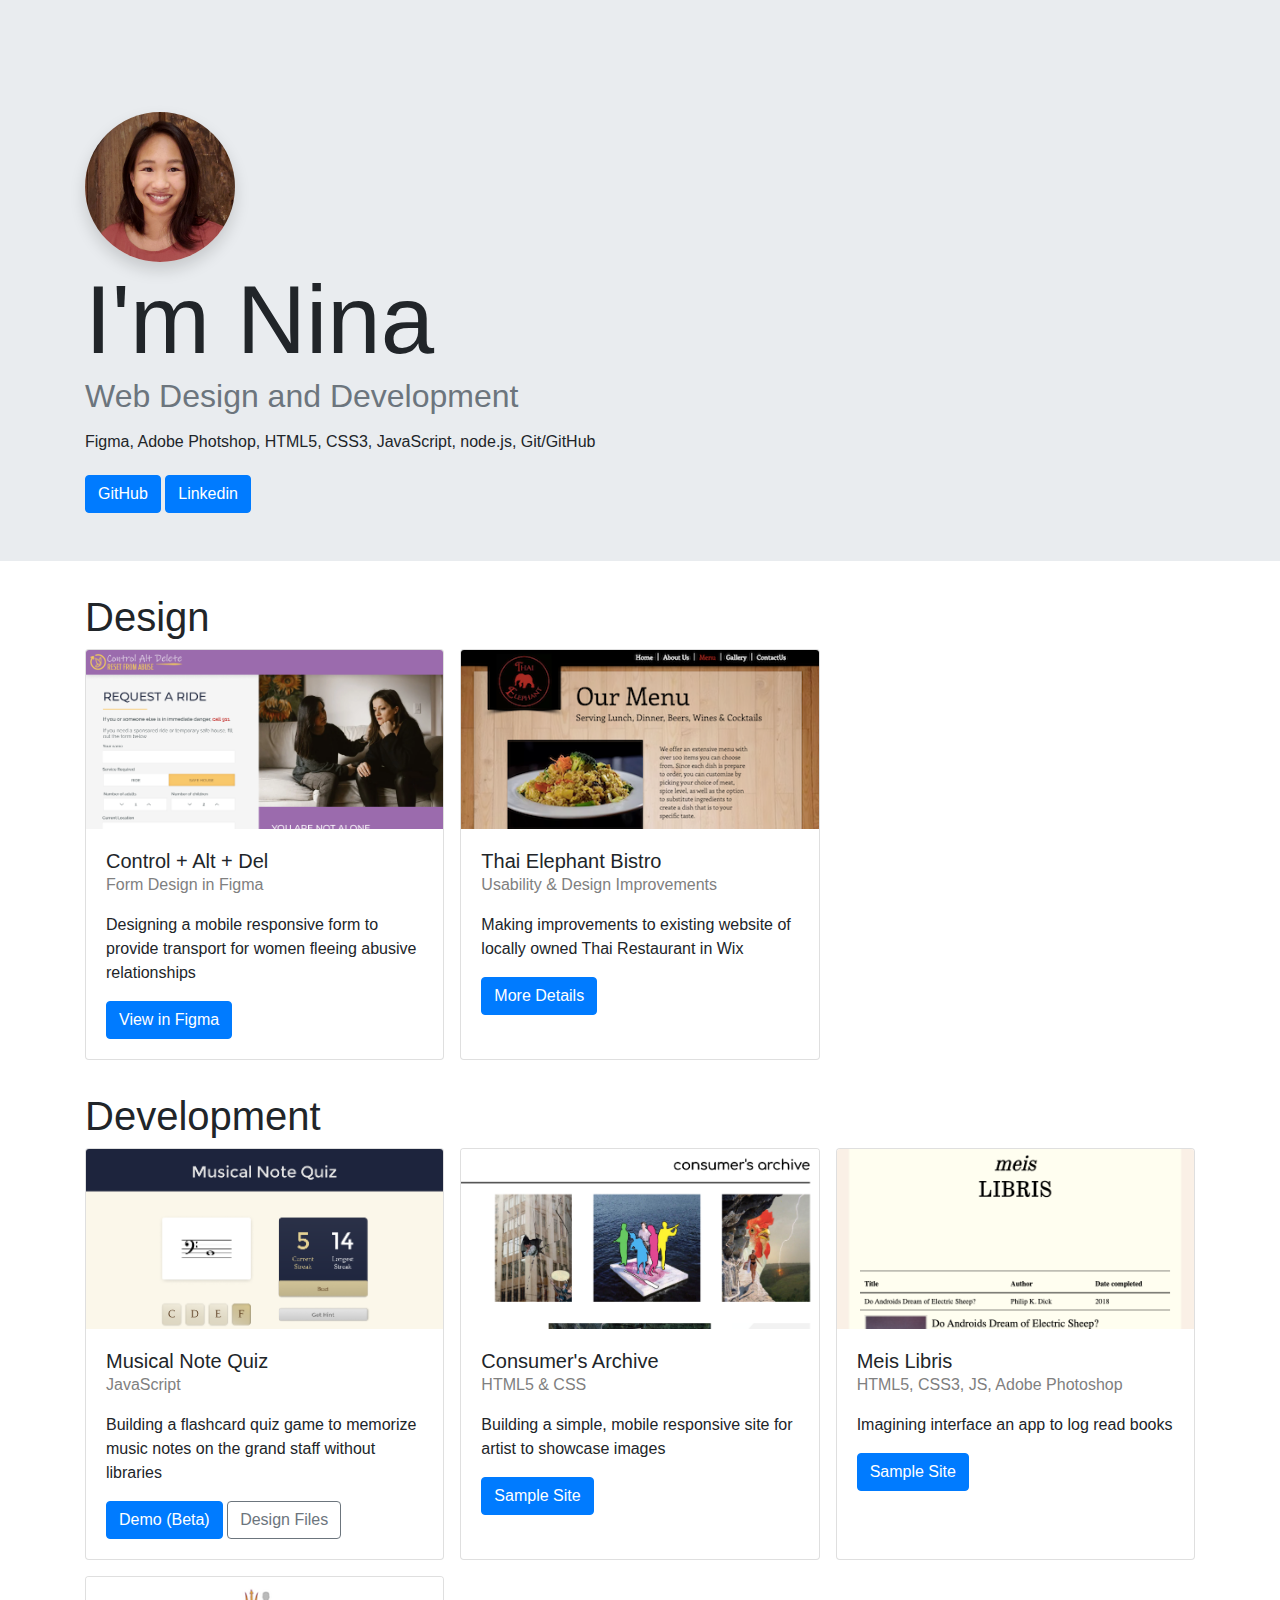
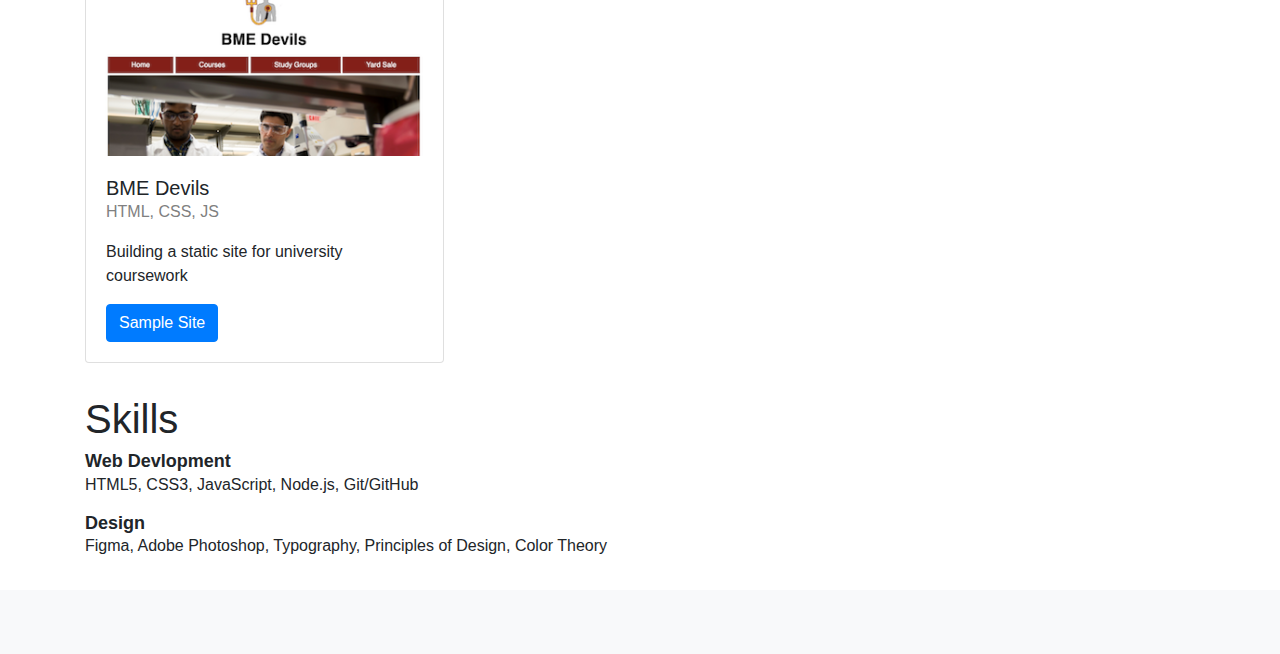
<file: index.html>
<!doctype html>
<html lang="en">
  <head>
    <!-- Required meta tags -->
    <meta charset="utf-8">
    <meta name="viewport" content="width=device-width, initial-scale=1, shrink-to-fit=no">


    <!-- Bootstrap CSS -->
    <link rel="stylesheet" href="https://stackpath.bootstrapcdn.com/bootstrap/4.5.2/css/bootstrap.min.css" integrity="sha384-JcKb8q3iqJ61gNV9KGb8thSsNjpSL0n8PARn9HuZOnIxN0hoP+VmmDGMN5t9UJ0Z" crossorigin="anonymous">
    <link rel="stylesheet" href="style.css";>

    <!-- Browser icon -->
    <link rel="icon" href="src/headshot_icon.png">

    <title>Nina Tran | Web Design and Development</title>
  </head>

  <body>

    <div class="jumbotron jumbotron-fluid">
        <div class="container">
            <img class="profile-pic shadow" src="src/nina-headshot.jpg" alt="Nina Tran headshot">
            <h1 class="display-1">I'm Nina</h1>
            <h2 class="text-secondary">Web Design and Development</h2>
            <h3>Figma, Adobe Photshop, HTML5, CSS3, JavaScript, node.js, Git/GitHub</h3>
            <!-- <a mailto="ninatran.az@gmail.com"><button id="contact-me" type="button" class="btn btn-primary" name="button">Email Me</button></a> -->
            <a href="https://github.com/ninatran" target="_blank"><button id="contact-me" type="button" class="btn btn-primary" name="button">GitHub</button></a>
            <a href="https://www.linkedin.com/in/nina-tran-378020147/" target="_blank"><button id="contact-me" type="button" class="btn btn-primary" name="button">Linkedin</button></a>
        </div>
    </div>



    <div id="projects" class="container">

        <div class="" style="margin-bottom:2rem;">
            <h1> Design </h1>
            <div class="card-container">

                <div class="card">
                    <a href="https://www.figma.com/file/VB0dtglBHYJkajDhmxhY8T/Control-Alt-Delete?node-id=0%3A1" target="_blank">
                      <img src="src/ctrl-alt-del.png" class="card-img-top" alt="website preview">
                    </a>
                      <div class="card-body">
                        <a href="https://www.figma.com/file/VB0dtglBHYJkajDhmxhY8T/Control-Alt-Delete?node-id=0%3A1"target="_blank">
                            <h5 class="card-title">Control + Alt + Del</h5>
                        </a>
                        <p class="card-text">Form Design in Figma</p>
                        <p class="skills">Designing a mobile responsive form to provide transport for women fleeing abusive relationships</p>
                        <div class="buttons">
                            <a href="https://www.figma.com/file/VB0dtglBHYJkajDhmxhY8T/Control-Alt-Delete?node-id=0%3A1" target="_blank"class="btn btn-primary">View in Figma</a>
                        </div>


                      </div>
                </div>

                <div class="card">
                    <a href="thai-elephant.html#thai-elephant" target="_self">
                      <img src="src/thai-elephant.png" class="card-img-top" alt="website preview">
                    </a>
                      <div class="card-body">
                        <a href="thai-elephant.html#thai-elephant"target="_self">
                            <h5 class="card-title">Thai Elephant Bistro</h5>
                        </a>
                        <p class="card-text">Usability & Design Improvements</p>
                        <p class="skills">Making improvements to existing website of locally owned Thai Restaurant in Wix</p>
                        <div class="buttons">
                            <a href="thai-elephant.html#thai-elephant" target="_self"class="btn btn-primary">More Details</a>
                        </div>
                      </div>
                </div>

            </div>
        </div>

        <div class="">
            <h1>Development</h1>

            <div class="card-container">
                <div class="card">
                    <a href="learnnotes/index.html" target="_blank">
                      <img src="src/musical-note-quiz.png" class="card-img-top" alt="website preview">
                    </a>
                      <div class="card-body">
                        <a href="learnnotes/index.html" target="_blank">
                            <h5 class="card-title">Musical Note Quiz</h5>
                        </a>
                        <p class="card-text">JavaScript</p>
                        <p class="skills">Building a flashcard quiz game to memorize music notes on the grand staff without libraries</p>

                        <div class="buttons">
                            <a href="learnnotes/index.html" target="_blank" class="btn btn-primary">Demo (Beta)</a>
                            <a href="https://www.figma.com/file/9zMqSJcnP8hl8o3zcD9QE2/Musical_Note_Quiz" target="_blank" class="btn btn-outline-secondary">Design Files</a>
                        </div>
                      </div>
                </div>

                <div class="card" >
                  <a href="collagegallery/index.html"target="_blank">
                    <img src="src/gallery.png" class="card-img-top" alt="website preview">
                  </a>
                    <div class="card-body">
                      <a href="collagegallery/index.html" target="_blank">
                          <h5 class="card-title">Consumer's Archive</h5>
                      </a>
                      <p class="card-text">HTML5 & CSS</p>
                      <p class="skills">Building a simple, mobile responsive site for artist to showcase images </p>
                      <div class="buttons">
                          <a href="collagegallery/index.html"target="_blank" class="btn btn-primary">Sample Site</a>
                      </div>
                    </div>
              </div>

              <div class="card">
                  <a href="meislibris/index.html" target="_blank">
                    <img src="src/meis-libris.png" class="card-img-top" alt="website preview">
                  </a>
                    <div class="card-body">
                      <a href="meislibris/index.html" target="_blank">
                          <h5 class="card-title">Meis Libris</h5>
                      </a>
                      <p class="card-text">HTML5, CSS3, JS, Adobe Photoshop</p>
                      <p class="skills">Imagining interface an app to log read books</p>
                      <div class="buttons">
                          <a href="meislibris/index.html" target="_blank" class="btn btn-primary">Sample Site</a>
                      </div>
                    </div>
              </div>

              <div class="card">
                  <a href="bmedevils/index.html"target="_blank">
                    <img src="src/bme-devils.png" class="card-img-top" alt="website preview">
                  </a>
                    <div class="card-body">
                      <a href="bmedevils/index.html"target="_blank">
                          <h5 class="card-title">BME Devils</h5>
                      </a>
                      <p class="card-text">HTML, CSS, JS</p>
                      <p class="skills">Building a static site for university coursework</p>
                      <div class="buttons">
                          <a href="bmedevils/index.html"target="_blank" class="btn btn-primary">Sample Site</a>
                      </div>
                    </div>
              </div>


            </div>


        </div>





    </div>

    <div class="container">
        <h1>Skills</h1>
        <div class="">
            <h2 class="category">Web Devlopment</h2>
            <p>HTML5, CSS3, JavaScript, Node.js, Git/GitHub</p>
            <h2 class="category">Design</h2>
            <p>Figma, Adobe Photoshop, Typography, Principles of Design, Color Theory</p>
            <!-- <h2 class="category">Software Engineering</h2>
            <p>Data Structures and Algorithms, Java, Git</p> -->
        </div>

    </div>

    <footer class="bg-light">
     
      <a href=""></a>
      <a href=""></a>
  
    </footer>


    <!-- Optional JavaScript -->
    <!-- jQuery first, then Popper.js, then Bootstrap JS -->
    <script src="https://code.jquery.com/jquery-3.5.1.slim.min.js" integrity="sha384-DfXdz2htPH0lsSSs5nCTpuj/zy4C+OGpamoFVy38MVBnE+IbbVYUew+OrCXaRkfj" crossorigin="anonymous"></script>
    <script src="https://cdn.jsdelivr.net/npm/popper.js@1.16.1/dist/umd/popper.min.js" integrity="sha384-9/reFTGAW83EW2RDu2S0VKaIzap3H66lZH81PoYlFhbGU+6BZp6G7niu735Sk7lN" crossorigin="anonymous"></script>
    <script src="https://stackpath.bootstrapcdn.com/bootstrap/4.5.2/js/bootstrap.min.js" integrity="sha384-B4gt1jrGC7Jh4AgTPSdUtOBvfO8shuf57BaghqFfPlYxofvL8/KUEfYiJOMMV+rV" crossorigin="anonymous"></script>
  </body>
</html>
</file>
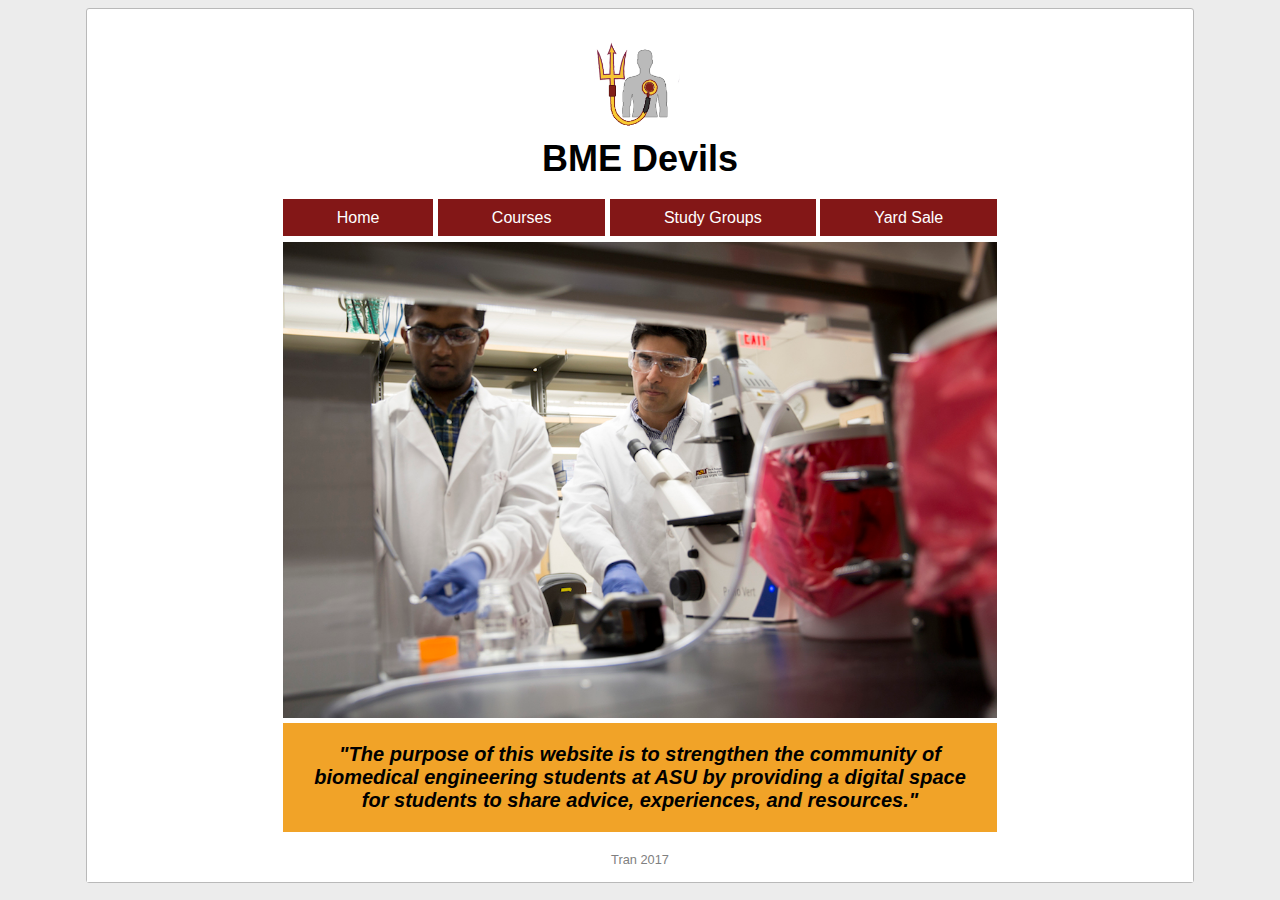
<file: bmedevils/index.html>
<!DOCTYPE html>
<html lang = "en">

<head>
	<title>BME Devils| Home</title>
	<meta name="description" content="A place for ASU BME students to find study groups, share information, and sell used school supplies.">
	<meta name="keywords" content="asu,bme,students,study,engineering,biomedical">
	<link rel="stylesheet" href="styles.css">
</head>

<body>
	<div id="wrapper">
	<div id="logo">
		<img src="media/logo.png" alt="logo" width="100" height="100">
	</div>
	<h1><a href="index.html">BME Devils</a></h1>
	
	<nav>
		<a href="index.html"><div class="link">Home</div></a>

		<div class="dropdown">
			<a href="courses.html"><div class="link">Courses</div></a>
				<div class="dropdown-content" style="z-index:2">
					<a href="bme100.html">BME 100</a>
					<a href="bme200.html">BME 200</a>
				</div>
		</div>
		<div class="dropdown">
			<div class="link">Study Groups</div>
				<div class="dropdown-content" style="min-width:206px;z-index:2">
					<a href="groups.html">Find a study group</a>
					<a href="form.html">Create your own</a>
				</div>
		</div>
		<a href="yardsale.html"><div class="link">Yard Sale</div></a>
	</nav>
	


	<div id="cover">
	<a href="https://asunow.asu.edu/20151117-shedding-new-light-cancer-invasion">
		<img src="media/home.jpg" alt="Nikkah Labs">

	</a>
		<p id="caption">ASU bioengineering professor Mehdi Nikkhah, at right, is developing a novel platform to study the growth, migration and interactions of breast cancer cells and the surrounding connective tissue. Jessica Hochreiter, ASU</p>
	</div>

	

	<h3 id="mission"><i>&quot;The purpose of this website is to strengthen the community of biomedical engineering students at ASU by providing a digital space for students to share advice, experiences, and resources.&quot;</i></h3>

</body>

<footer>
	Tran 2017
</footer>

</div>

</html>
</file>
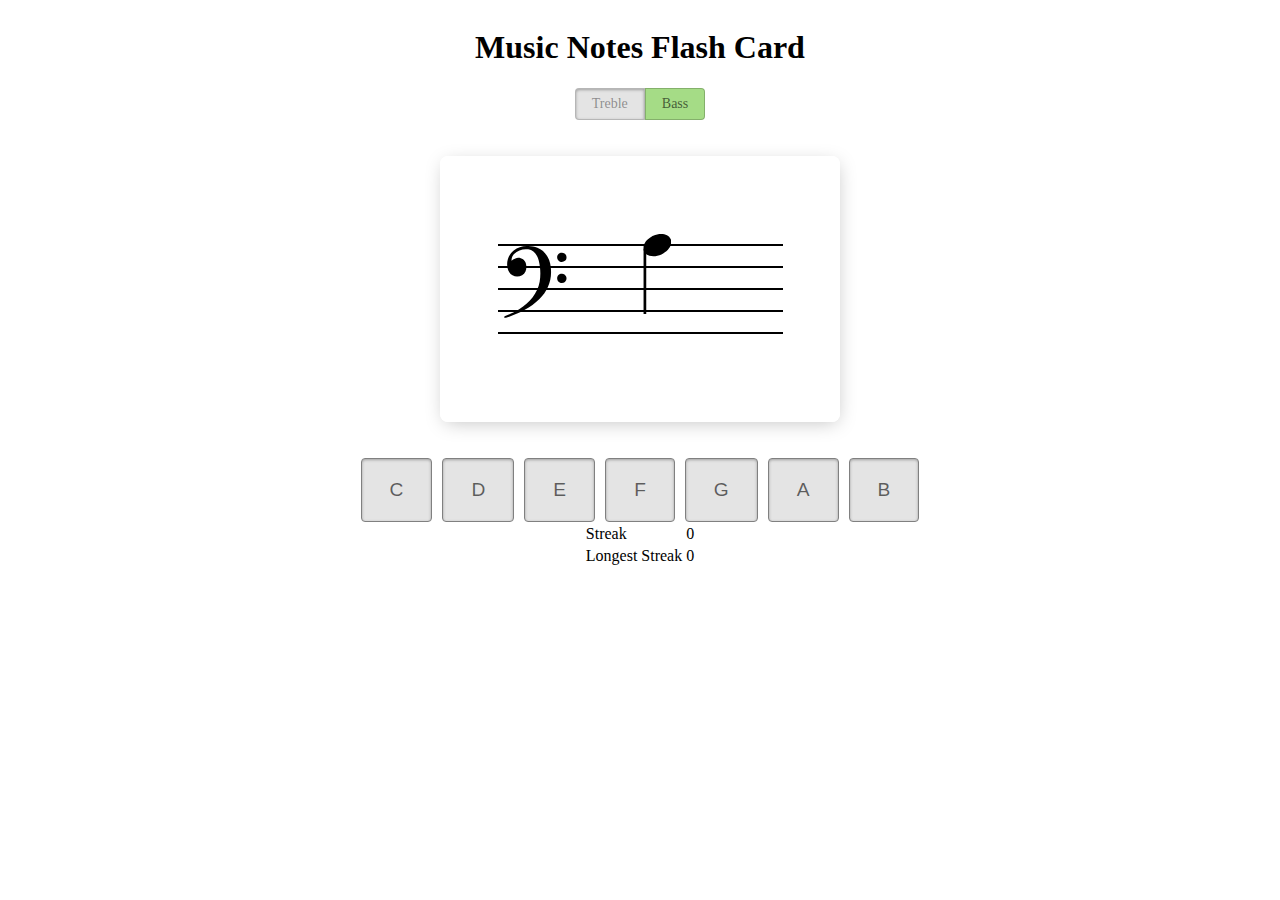
<file: learnnotes/index.html>
<!DOCTYPE html>
<html lang="en" dir="ltr">
    <head>
        <meta charset="utf-8">
        <title>Music Notes Quiz</title>
        <link rel="stylesheet" href="master.css">
    </head>
    <body>

        <h1>Music Notes Flash Card</h1>

        <div class="switch-field">
    		<input type="radio" id="radio-treble" name="clef-toggle" value="treble"/>
    		<label for="radio-treble">Treble</label>
    		<input type="radio" id="radio-bass" name="clef-toggle" value="bass" checked/>
    		<label for="radio-bass">Bass</label>
	    </div>

        <div class="flashcard">
            <div class="container">
                <div class="staff">
                    <div class="line"></div>
                    <div class="line"></div>
                    <div class="line"></div>
                    <div class="line"></div>
                    <div class="line"></div>
                </div>
                <!-- <div id="staff-extend" class="line staff-extend"></div> -->

                <img class="clef" src="src/bass-clef.svg" alt="clef">
                <img id="note" class="quarternote" src="src/quarter-note.svg" alt="quarter note">
            </div>
        </div>

        <div class="note-buttons">
            <button type="button" name="c">C</button>
            <button type="button" name="d">D</button>
            <button type="button" name="e">E</button>
            <button type="button" name="f">F</button>
            <button type="button" name="g">G</button>
            <button type="button" name="a">A</button>
            <button type="button" name="b">B</button>
        </div>

        <div id="score">
            <table>
                <tr>
                    <td>Streak</td>
                    <td id="streak"></td>
                </tr>
                <tr>
                    <td>Longest Streak</td>
                    <td id="longest-streak"></td>
                </tr>
            </table>
        </div>

        <script src="initializegame.js" charset="utf-8"></script>
    </body>
</html>
</file>
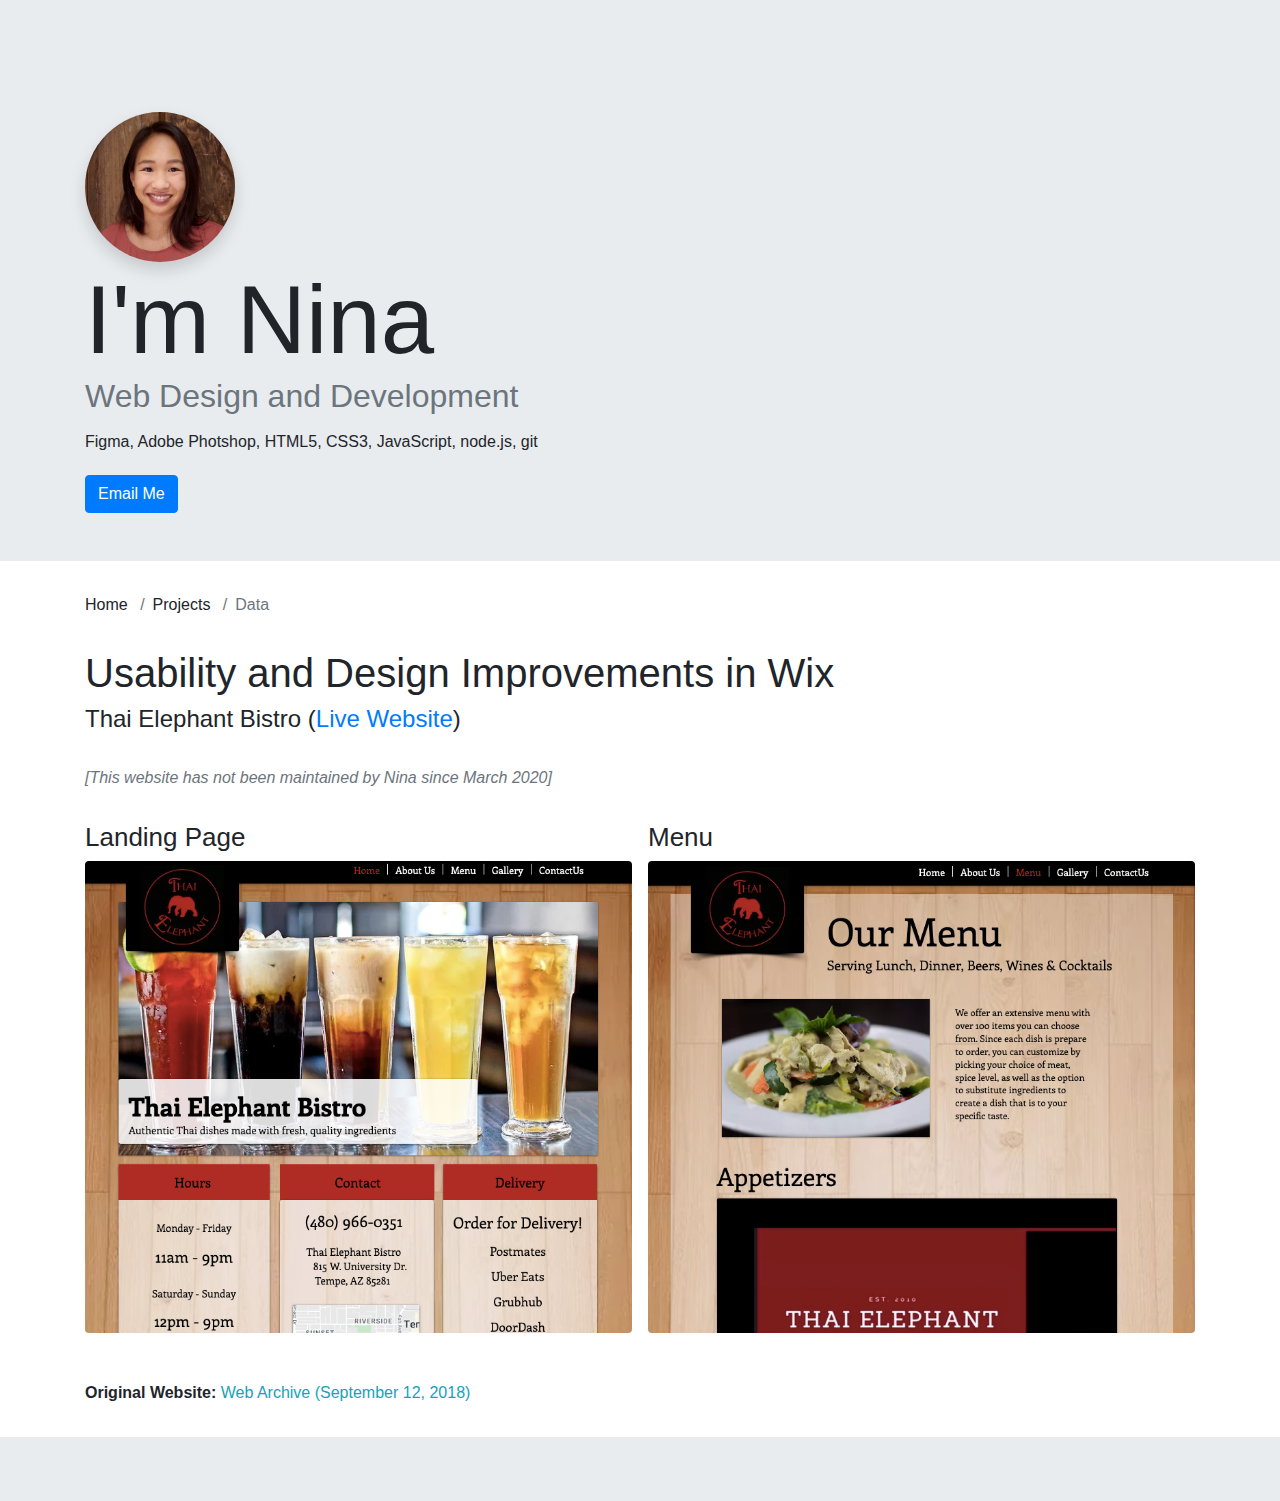
<file: thai-elephant.html>
<!doctype html>
<html lang="en">
  <head>
    <!-- Required meta tags -->
    <meta charset="utf-8">
    <meta name="viewport" content="width=device-width, initial-scale=1, shrink-to-fit=no">


    <!-- Bootstrap CSS -->
    <link rel="stylesheet" href="https://stackpath.bootstrapcdn.com/bootstrap/4.5.2/css/bootstrap.min.css" integrity="sha384-JcKb8q3iqJ61gNV9KGb8thSsNjpSL0n8PARn9HuZOnIxN0hoP+VmmDGMN5t9UJ0Z" crossorigin="anonymous">
    <link rel="stylesheet" href="style.css";>
    <link rel="stylesheet" href="project-page.css";>



    <title>Nina Tran | Web Design and Development</title>
  </head>

  <body>

    <div class="jumbotron jumbotron-fluid">
        <a href="index.html">
            <div class="container">
                <img class="profile-pic shadow" src="src/nina-headshot.jpg" alt="Nina Tran headshot">
                <h1 class="display-1">I'm Nina</h1>
                <h2 class="text-secondary">Web Design and Development</h2>
                <h3>Figma, Adobe Photshop, HTML5, CSS3, JavaScript, node.js, git</h3>
                <a mailto="ninatran.az@gmail.com"><button id="contact-me" type="button" class="btn btn-primary" name="button">Email Me</button></a>
            </div>
        </a>

    </div>


      <ol class="container">
        <li class="breadcrumb-item"><a href="index.html">Home</a></li>
        <li class="breadcrumb-item"><a href="index.html#projects">Projects</a></li>
        <li class="breadcrumb-item active" aria-current="page">Data</li>
      </ol>


    <div id="thai-elephant" class="container project-details">

        <h1> Usability and Design Improvements in Wix</h1>
        <h2 class="client">
            Thai Elephant Bistro (<a class="text-primary" href="https://thaielephantaz.wixsite.com/thaielephant" target="_blank">Live Website</a>)
        </h2>

        <div class="container">
            <span class="text-muted">[This website has not been maintained by Nina since March 2020]</span>
        </div>


        <div class="img-container">
            <figure class=figure>
                <h3>Landing Page</h3>
                <a href="src/thai-elephant-home.png">
                    <img class="rounded project-preview" src="src/thai-elephant-home.png" alt="Updated Restaurannt Home Page">
                </a>
                <figcaption class="figure-caption"></figcaption>
            </figure>
            <figure class=figure>
                <h3>Menu</h3>
                <a href="src/thai-elephant-menu.png">
                    <img class="rounded" src="src/thai-elephant-menu.png" alt="Updated Restaurannt Home Page">
                </a>

                <figcaption class="figure-caption"></figcaption>
            </figure>
        </div>

        <div class="container">
            <span style="font-weight:bold">Original Website:</span>
            <a class="text-info" href="https://web.archive.org/web/20180911211954/http://www.thaielephantaz.com/menu-c117t" target="_blank">Web Archive (September 12, 2018)</a>
        </div>


        <!-- https://web.archive.org/web/20180911211954/http://www.thaielephantaz.com/menu-c117t -->


    </div>

    <footer>

    </footer>



    <!-- Optional JavaScript -->
    <!-- jQuery first, then Popper.js, then Bootstrap JS -->
    <script src="https://code.jquery.com/jquery-3.5.1.slim.min.js" integrity="sha384-DfXdz2htPH0lsSSs5nCTpuj/zy4C+OGpamoFVy38MVBnE+IbbVYUew+OrCXaRkfj" crossorigin="anonymous"></script>
    <script src="https://cdn.jsdelivr.net/npm/popper.js@1.16.1/dist/umd/popper.min.js" integrity="sha384-9/reFTGAW83EW2RDu2S0VKaIzap3H66lZH81PoYlFhbGU+6BZp6G7niu735Sk7lN" crossorigin="anonymous"></script>
    <script src="https://stackpath.bootstrapcdn.com/bootstrap/4.5.2/js/bootstrap.min.js" integrity="sha384-B4gt1jrGC7Jh4AgTPSdUtOBvfO8shuf57BaghqFfPlYxofvL8/KUEfYiJOMMV+rV" crossorigin="anonymous"></script>
  </body>
</html>
</file>
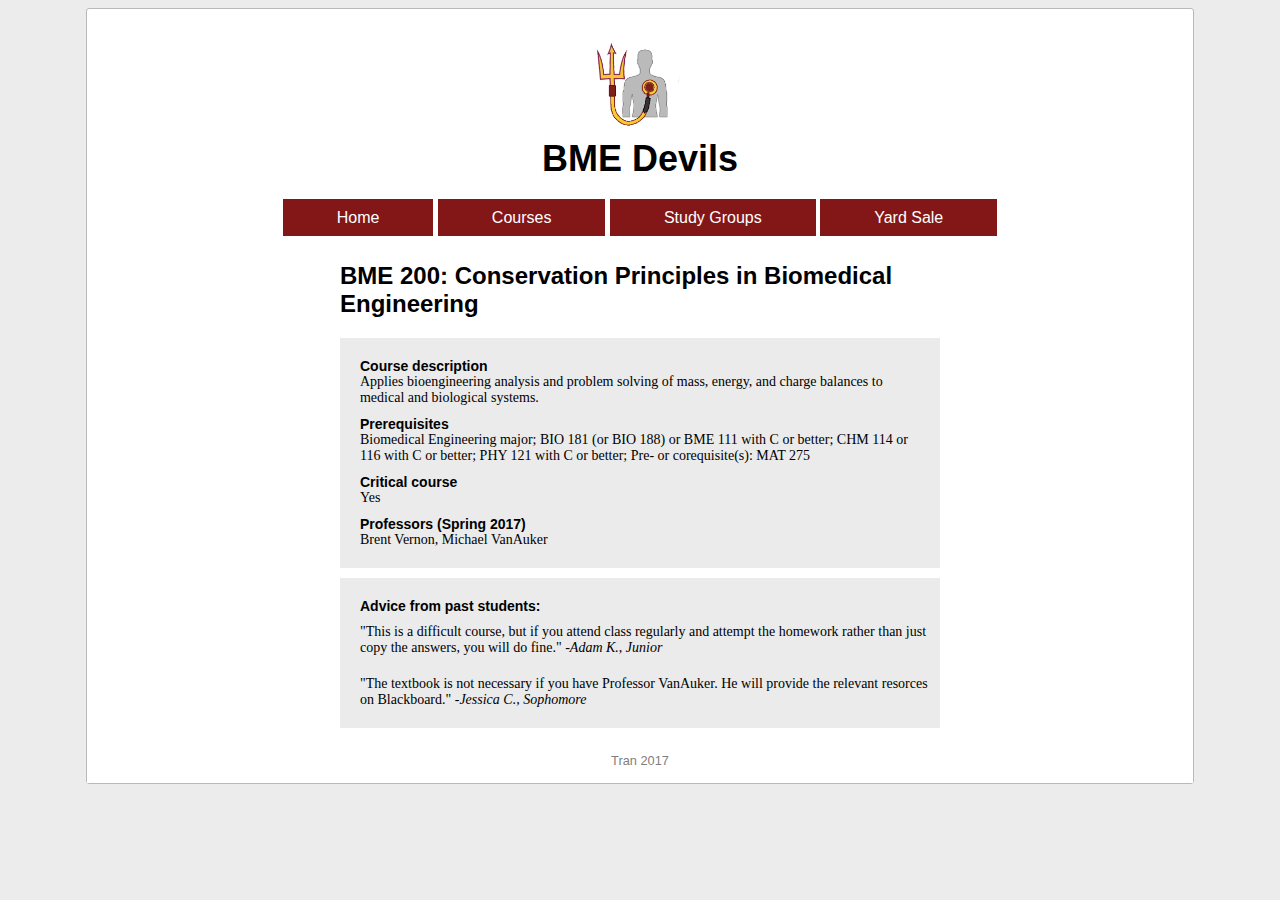
<file: bmedevils/bme200.html>
<!DOCTYPE html>
<html lang = "en">

<head>
	<title>BME Devils | BME 200</title>
	<meta name="description" content="A place for ASU BME students to find study groups, share information, and sell used school supplies.">
	<meta name="keywords" content="asu,bme,students,study,engineering,biomedical">
	<link rel="stylesheet" href="styles.css">
</head>

<body>
	<div id="wrapper">
	<div id="logo">
		<img src="media/logo.png" alt="logo" width="100" height="100">
	</div>
	<h1><a href="index.html">BME Devils</a></h1>
	
	<nav>
		<a href="index.html"><div class="link">Home</div></a>

		<div class="dropdown">
			<a href="courses.html"><div class="link">Courses</div></a>
				<div class="dropdown-content">
					<a href="bme100.html">BME 100</a>
					<a href="bme200.html">BME 200</a>
				</div>
		</div>
		<div class="dropdown">
			<div class="link">Study Groups</div>
				<div class="dropdown-content" style="min-width:206px">
					<a href="groups.html">Find a study group</a>
					<a href="form.html">Create your own</a>
				</div>
		</div>
		<a href="yardsale.html"><div class="link">Yard Sale</div></a>
	</nav>


	<main>
		<h2>BME 200: Conservation Principles in Biomedical Engineering</h2>

		<div class="course">
		<h3>Course description</h3>
		<p>Applies bioengineering analysis and problem solving of mass, energy, and charge balances to medical and biological systems.<p>

		<h3>Prerequisites</h3>
		<p>Biomedical Engineering major; BIO 181 (or BIO 188) or BME 111 with C or better; CHM 114 or 116 with C or better; PHY 121 with C or better; Pre- or corequisite(s): MAT 275</p>

		<h3>Critical course</h3>
		<p>Yes</p>

		<h3>Professors (Spring 2017)</h3>
		<p>Brent Vernon, Michael VanAuker<p>

		</div>

		<div class="course">
			<h3>Advice from past students:</h3>
			<p class="advice">"This is a difficult course, but if you attend class regularly and attempt the homework rather than just copy the answers, you will do fine."<span class="sig">&nbsp;-Adam K., Junior</span></p>
			<p class="advice">"The textbook is not necessary if you have Professor VanAuker. He will provide the relevant resorces on Blackboard."<span class="sig">&nbsp;-Jessica C., Sophomore</span></p>

		</div>

	</main

</body>

<footer>
	Tran 2017
</footer>

</div>

</html>
</file>
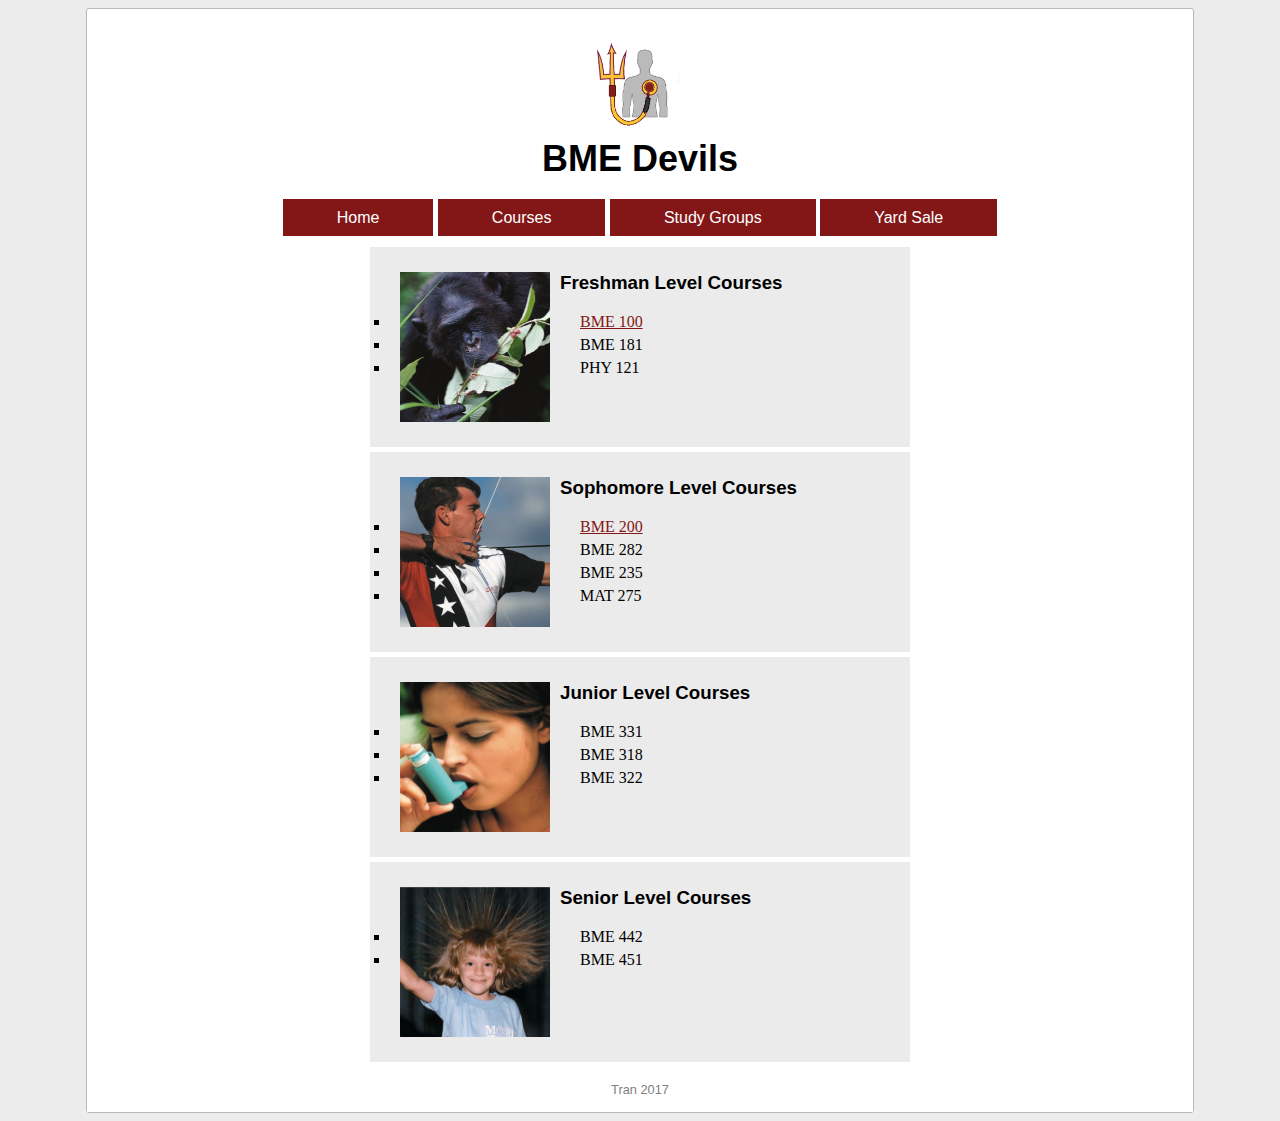
<file: bmedevils/courses.html>
<!DOCTYPE html>
<html lang = "en">

<head>
	<title>BME Devils | Courses</title>
	<meta name="description" content="A place for ASU BME students to find study groups, share information, and sell used school supplies.">
	<meta name="keywords" content="asu,bme,students,study,engineering,biomedical">
	<link rel="stylesheet" href="styles.css">
</head>

<body>
	<div id="wrapper">
	<div id="logo">
		<img src="media/logo.png" alt="logo" width="100" height="100">
	</div>
	<h1><a href="index.html">BME Devils</a></h1>
	
	<nav>
		<a href="index.html"><div class="link">Home</div></a>

		<div class="dropdown">
			<a href="courses.html"><div class="link">Courses</div></a>
				<div class="dropdown-content">
					<a href="bme100.html">BME 100</a>
					<a href="bme200.html">BME 200</a>
				</div>
		</div>
		<div class="dropdown">
			<div class="link">Study Groups</div>
				<div class="dropdown-content" style="min-width:206px">
					<a href="groups.html">Find a study group</a>
					<a href="form.html">Create your own</a>
				</div>
		</div>
		<a href="yardsale.html"><div class="link">Yard Sale</div></a>
	</nav>


	<main>

		<div class="grade">
			<img src="media/freshman.png" alt="Monkey chewing on leaves">
			<h3>Freshman Level Courses</h3>
				<li><a href="bme100.html">BME 100</a></li>
				<li>BME 181</li>
				<li>PHY 121</li>
		</div>

		<div class="grade">
			<img src="media/sophomore.png" alt="Man about to shoot arrow">
			<h3>Sophomore Level Courses</h3>
				<li><a href="bme200.html">BME 200</a></li>
				<li>BME 282</li>
				<li>BME 235</li>
				<li>MAT 275</li>
		</div>
		
		<div class="grade">
		<img src="media/junior.png" alt="Girl using inhaler">
			<h3>Junior Level Courses</h3>
				<li>BME 331</li>
				<li>BME 318</li>
				<li>BME 322</li>
		</div>
		
		<div class="grade">
			<img src="media/senior.png" alt="Young girl with static hair">
			<h3>Senior Level Courses</h3>
			
				<li>BME 442</li>
				<li>BME 451</li>
		</div>
		

	</main



</body>

<footer>
	Tran 2017
</footer>

</div>

</html>
</file>
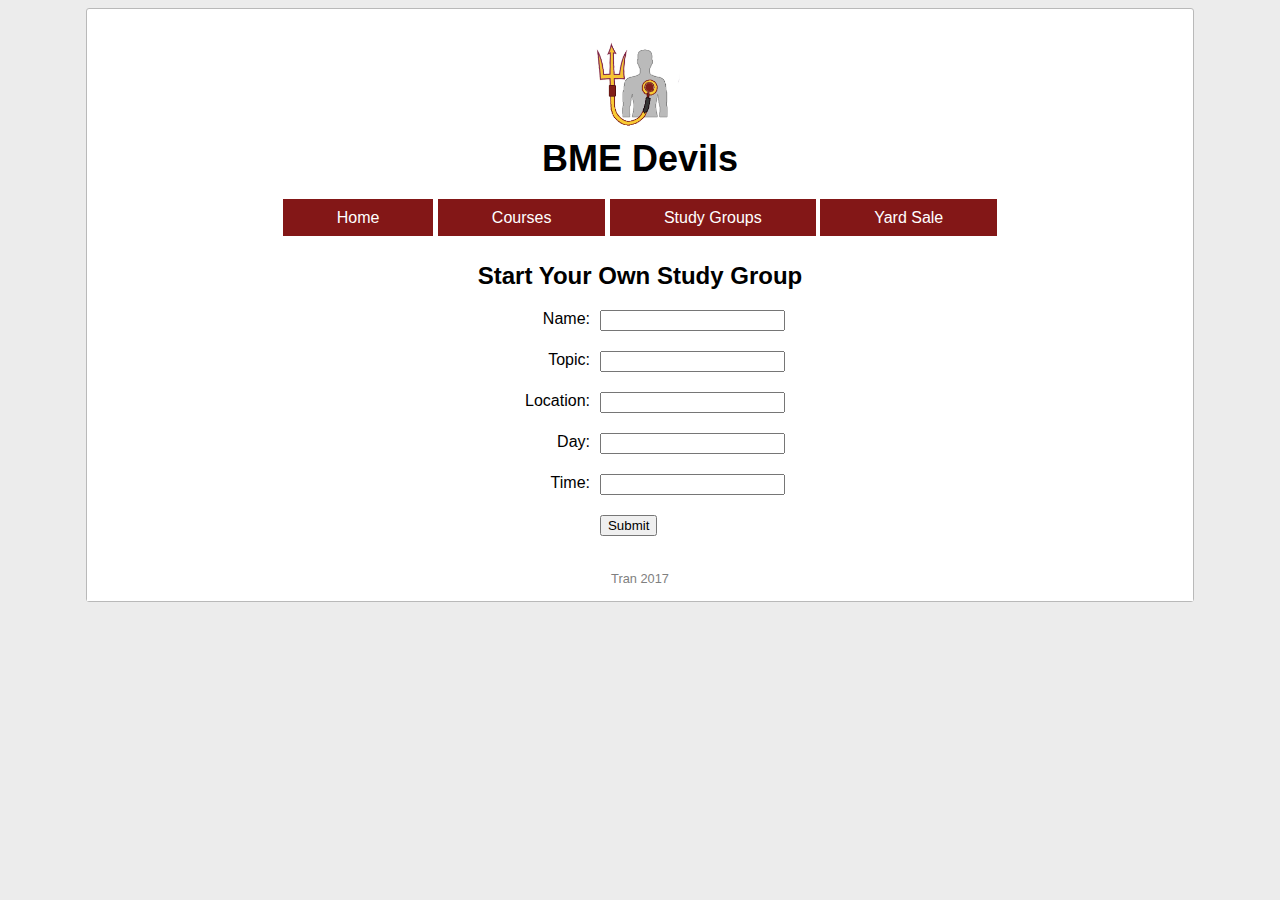
<file: bmedevils/form.html>
<!DOCTYPE html>
<html lang = "en">

<head>
	<title>BME Devils | Start Your Own Study Group</title>
	<meta name="description" content="A place for ASU BME students to find study groups, share information, and sell used school supplies.">
	<meta name="keywords" content="asu,bme,students,study,engineering,biomedical">
	<link rel="stylesheet" href="styles.css">
</head>

<body>
	<div id="wrapper">
	<div id="logo">
		<img src="media/logo.png" alt="logo" width="100" height="100">
	</div>
	<h1><a href="index.html">BME Devils</a></h1>
	
	<nav>
		<a href="index.html"><div class="link">Home</div></a>

		<div class="dropdown">
			<a href="courses.html"><div class="link">Courses</div></a>
				<div class="dropdown-content">
					<a href="bme100.html">BME 100</a>
					<a href="bme200.html">BME 200</a>
				</div>
		</div>
		<div class="dropdown">
			<div class="link">Study Groups</div>
				<div class="dropdown-content" style="min-width:206px">
					<a href="groups.html">Find a study group</a>
					<a href="form.html">Create your own</a>
				</div>
		</div>
		<a href="yardsale.html"><div class="link">Yard Sale</div></a>
	</nav>


	<main>
		<h2 style="text-align:center">Start Your Own Study Group</h2>
		
	
		<form method="post" action="#">
			<label for="name">Name: </label>
			<input type="text" name="name" id="name">

			<label for="topic">Topic: </label>
			<input type="text" name="topic" id="topic">

			<label for="location">Location: </label>
			<input type="text" name="location" id="location">

			<label for="day">Day: </label>
			<input type="text" name="day" id="day">

			<label for="time">Time: </label>
			<input type="text" name="time" id="time">

			<input type="submit" value="Submit">
		</form>
	

	</main



</body>

<footer>
	Tran 2017
</footer>

</div>

</html>
</file>
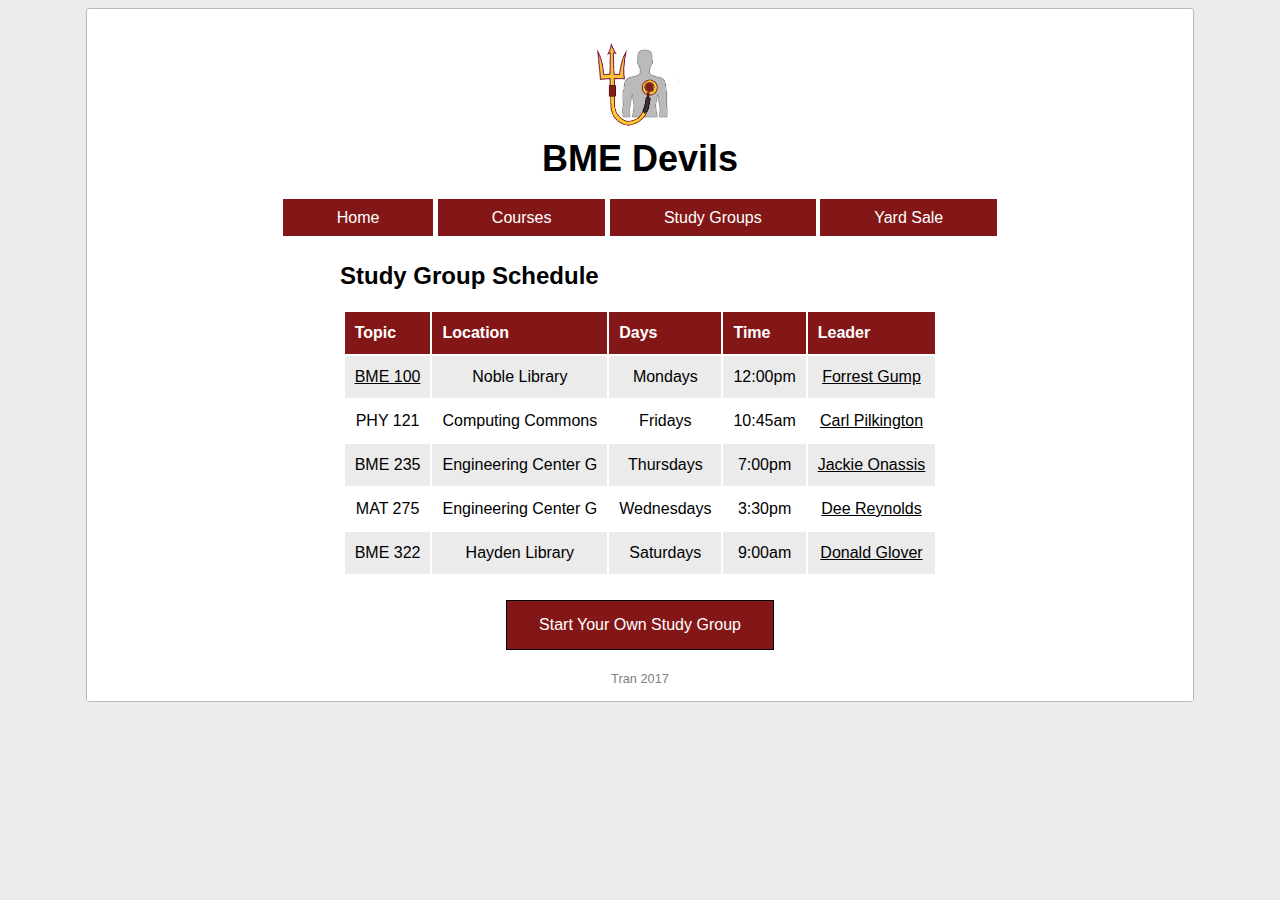
<file: bmedevils/groups.html>
<!DOCTYPE html>
<html lang = "en">

<head>
	<title>BME Devils | Study Groups</title>
	<meta name="description" content="A place for ASU BME students to find study groups, share information, and sell used school supplies.">
	<meta name="keywords" content="asu,bme,students,study,engineering,biomedical">
	<link rel="stylesheet" href="styles.css">
</head>

<body>
	<div id="wrapper">
	<div id="logo">
		<img src="media/logo.png" alt="logo" width="100" height="100">
	</div>
	<h1><a href="index.html">BME Devils</a></h1>
	
	<nav>
		<a href="index.html"><div class="link">Home</div></a>

		<div class="dropdown">
			<a href="courses.html"><div class="link">Courses</div></a>
				<div class="dropdown-content">
					<a href="bme100.html">BME 100</a>
					<a href="bme200.html">BME 200</a>
				</div>
		</div>
		<div class="dropdown">
			<div class="link">Study Groups</div>
				<div class="dropdown-content" style="min-width:206px">
					<a href="groups.html">Find a study group</a>
					<a href="form.html">Create your own</a>
				</div>
		</div>
		<a href="yardsale.html"><div class="link">Yard Sale</div></a>
	</nav>


	<main>
		<h2>Study Group Schedule</h2>

		<table>
			<tr>
				<th>Topic</th>
				<th>Location</th>
				<th>Days</th>
				<th>Time</th>
				<th>Leader</th>
			</tr>
			<tr id="bme100">
				<td><a href="bme100.html">BME 100</a></td>
				<td>Noble Library</td>
				<td>Mondays</td>
				<td>12:00pm</td>
				<td><a href="mailto:fgump@asu.edu">Forrest Gump</a></td>
			</tr>
			<tr>
				<td>PHY 121</td>
				<td>Computing Commons</td>
				<td>Fridays</td>
				<td>10:45am</td>
				<td><a href="mailto:cpilkington@asu.edu">Carl Pilkington</a></td>
			<tr>
				<td>BME 235</td>
				<td>Engineering Center G</td>
				<td>Thursdays</td>
				<td>7:00pm</td>
				<td><a href="mailto:jkennedy@asu.edu">Jackie Onassis</a></td>
			</tr>
			<tr>
				<td>MAT 275</td>
				<td>Engineering Center G</td>
				<td>Wednesdays</td>
				<td>3:30pm</td>
				<td><a href="mailto:dreynolds@asu.edu">Dee Reynolds</a></td>
			</tr>
			<tr>
				<td>BME 322</td>
				<td>Hayden Library</td>
				<td>Saturdays</td>
				<td>9:00am</td>
				<td><a href="mailto:donglover@asu.edu">Donald Glover</a></td>
			</tr>
		</table>

		<br>
		<a href="form.html" class="button" style="color:white">Start Your Own Study Group</a>
		

	</main



</body>

<footer>
	Tran 2017
</footer>

</div>

</html>
</file>
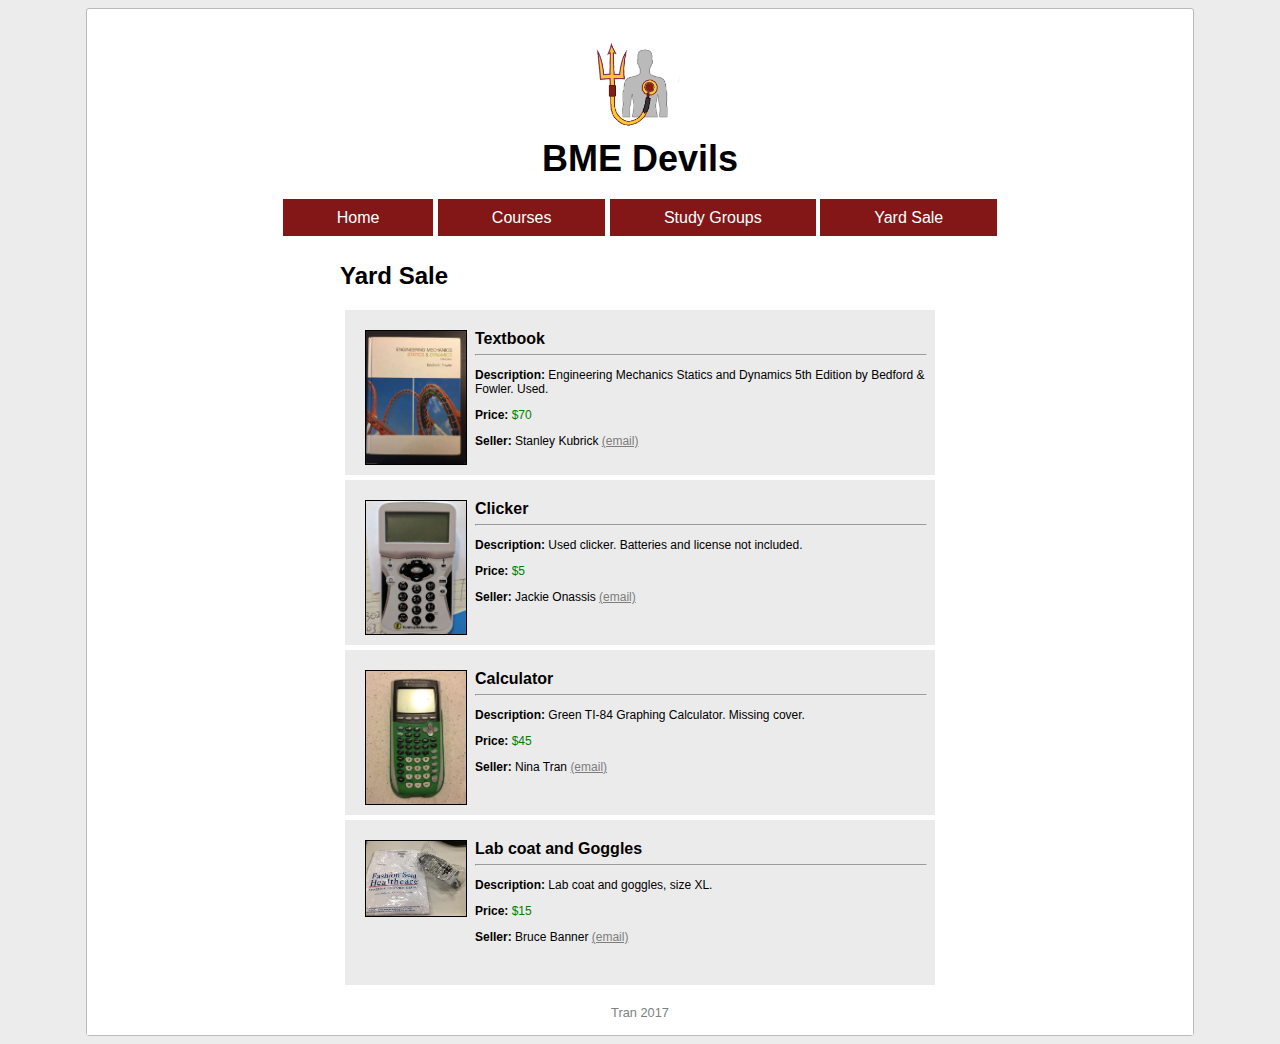
<file: bmedevils/yardsale.html>
<!DOCTYPE html>
<html lang = "en">

<head>
	<title>BME Devils | Yard Sale</title>
	<meta name="description" content="A place for ASU BME students to find study groups, share information, and sell used school supplies.">
	<meta name="keywords" content="asu,bme,students,study,engineering,biomedical">
	<link rel="stylesheet" href="styles.css">
</head>

<body>
	<div id="wrapper">
	<div id="logo">
		<img src="media/logo.png" alt="logo" width="100" height="100">
	</div>
	<h1><a href="index.html">BME Devils</a></h1>
	
	<nav>
		<a href="index.html"><div class="link">Home</div></a>

		<div class="dropdown">
			<a href="courses.html"><div class="link">Courses</div></a>
				<div class="dropdown-content">
					<a href="bme100.html">BME 100</a>
					<a href="bme200.html">BME 200</a>
				</div>
		</div>
		<div class="dropdown">
			<div class="link">Study Groups</div>
				<div class="dropdown-content" style="min-width:206px">
					<a href="groups.html">Find a study group</a>
					<a href="form.html">Create your own</a>
				</div>
		</div>
		<a href="yardsale.html"><div class="link">Yard Sale</div></a>
	</nav>


	<main>
		<h2>Yard Sale</h2>
		
		<div class="product">
			<img src="media/textbook.png" alt="Used engineering textbook">
			<h4>Textbook</h4><hr>
			<p><strong>Description: </strong>Engineering Mechanics Statics and Dynamics 5th Edition by Bedford &amp; Fowler. Used.</p>
			<p><strong>Price: </strong><span class="price">$70</span></p>
			<p><strong>Seller: </strong>Stanley Kubrick&nbsp;<a href="mailto:skubrick@asu.edu">(email)</a></p>
		</div>
		
		<div class="product">
			<img src="media/clicker.png" alt="Clicker">
			<h4>Clicker</h4><hr>
			<p><strong>Description: </strong>Used clicker. Batteries and license not included.</p>
			<p><strong>Price: </strong><span class="price">$5</span></p>
			<p><strong>Seller: </strong>Jackie Onassis&nbsp;<a href="mailto:jkennedy@asu.edu">(email)</a></p>
		</div>

		<div class="product">
			<img src="media/calculator.png" alt="Graphing calculator">
			<h4>Calculator</h4><hr>
			<p><strong>Description: </strong>Green TI-84 Graphing Calculator. Missing cover.</p>
			<p><strong>Price: </strong><span class="price">$45</span></p>
			<p><strong>Seller: </strong>Nina Tran&nbsp;<a href="mailto:dtran8@asu.edu">(email)</a></p>
		</div>

		<div class="product">
			<img src="media/labcoat.png" alt="Lab coat">
			<h4>Lab coat and Goggles</h4><hr>
			<p><strong>Description: </strong>Lab coat and goggles, size XL.</p>
			<p><strong>Price: </strong><span class="price">$15</span></p>
			<p><strong>Seller: </strong>Bruce Banner&nbsp;<a href="mailto:bbanner@asu.edu">(email)</a></p>
		</div>

	</main



</body>

<footer>
	Tran 2017
</footer>

</div>

</html>
</file>
<file: style.css>
:root{
    box-sizing: content-box;
}

.jumbotron{
    display: flex;
    align-items: flex-end;
    padding: 5rem 2rem 1rem;
}

.profile-pic{
    width: 150px;
    height: 150px;
    border-radius: 50%;
    object-fit: cover;
    object-position: 0 20%;
}

.display-1{
    margin: 0px;
}

.jumbotron h3{
    font-size: 16px;
    margin-top:1em;
}



#contact-me{
    margin-top: 1em;
}

ul{
    margin-top:1rem;
    padding-inline-start: 20px;
    list-style-type: none;
}

li{
    display: flex;
}

li p{
    margin-left: 5px;
    font-style: italic;
}

a, a:hover{
    text-decoration: none;
    color:inherit;
}

.card{
    width: 100%;
}

.container{
    margin-top: 2rem;
    margin-bottom: 2rem;
}

.card-container{
    display: grid;
    grid-template-columns: 1fr 1fr 1fr;
    gap: 1em;
}

.card-title{
    margin-bottom: 0px;
}

.card-text{
    color:gray;
}

.category{
    margin-bottom:0px;
    font-weight:bold;
}

.category{
    font-size: 18px;
}

.card img{
    height:179.45px;
    object-fit: cover;
    object-position: top;
}

.buttons{
    /* text-align: right; */
}

#skills{
    margin: 0rem;
    background-color: #a68fbf;
}

footer{
    background-color: #e9ecef;
    display: flex;
    justify-content: center;
    padding: 2rem;
}

footer p{
    margin: 0px;
}

@media (max-width: 991.98px) {
    .card-container{
        grid-template-columns: 1fr 1fr;
    }
}

@media only screen and (max-width: 757.98){
    .card-container{
        grid-template-columns: 1fr;
    }
}

@media only screen and (max-width: 575.98px){

    #projects{
        padding:5vw;
    }

    .jumbotron{
        padding:5vw;
    }

    .jumbotron .container {
        padding: 0px;
    }

    .card-container{
        grid-template-columns: 1fr;
    }

    .card-container .card{
        width: 100%;
    }

}
</file>
<file: bmedevils/styles.css>
body{
	text-align: center;
	min-width: 600px;
	background-color:rgb(236,236,236);
	padding:0px 50px;
	font-family: Helvetica, Arial, sans-serif;
}

h1{
	font-size: 36px;
	padding-top: 0px;
	margin-top: 0px;
}

h1 a{
	color:black;
	text-decoration: none;
}

h1 a:hover{
	color:rgb(131,23,23);
	text-decoration: underline;
}

h2{
	text-align: left;
}

h3{
	padding-left: 10px;
}

h4{
	padding-left: 110px;
	margin-top: 0px;
	margin-bottom: 0px;
	font-size: 16px;
}

hr{
	width: 450px;
}

nav{
	padding-top: 5px;
	padding-bottom: 15px;
}

nav a{
	display: inline;
	text-decoration: none;
	color:white;
}

.link:hover{
	background-color: rgb(241,163,40);
}

main{
	width: 600px;
	margin-left: auto;
	margin-right:auto;

}

table{
	margin:auto;
}

table a{
	color: black;
}

tr:nth-of-type(even){
     background-color: rgb(235,235,235);
}

tr:hover{
	background-color: rgb(241,163,40);
}

th,td{
	padding:12px 10px;
}

th{
	background-color: rgb(131,23,23);
	color: white;
	text-align: left;
}

td a:hover{
	color: white;
}

li{
	list-style-type: none;
}

label{
	display:block;
	float: left;
	padding-right: 10px;
	text-align: right;
	width: 250px;
}

input{
	display:block;
	margin-bottom: 20px;
}

input[type="submit"]{
	margin-left:260px;
}

.button{
	background-color: rgb(131,23,23);
	border:black 1px solid;
	padding:15px 32px;
	text-align: center;
	text-decoration: none;
	display: inline-block;
	margin: 6px 2px;
}

.button:hover{
	background-color: rgb(241,163,40);
	color: black;
	text-decoration: none;
}

.link{
	color:white;
	display: inline;
	background-color: rgb(131,23,23);
	padding:10px 54px;
	width: 100px;
	margin:0px;
}

.dropdown{
	position:relative;
	display: inline-block;
}

.dropdown-content{
	display: none;
	margin-top: 10px;
	position:absolute;
	background-color: #f9f9f9;
	min-width: 168px;
	border-top: black 1px solid;
}

.dropdown-content a{
	color:black;
	padding: 10px 0px;
	text-decoration: none;
	display: block;
	border-bottom: black 1px solid;
}

.dropdown-content a:hover{
	background-color:rgb(241,163,40);
	color:white;
	border-bottom: black 1px solid;
}

.dropdown:hover .dropdown-content{
	display:block;
}

.grade{
	margin: 5px;
	margin-left: auto;
	margin-right: auto;
	width: 500px;
	height: 150px;
	text-align: left;
	background-color: rgb(235,235,235);
	padding:25px 20px;
}

.grade h3{
	margin-top: 0px;
}

.grade img{
	float:left;
	padding: 0px 10px;
	height: 150px;
	width: 150px;
}

.grade li{
	padding-left: 190px;
	margin: 5px 0px;
	font-family: Times,Georgia,Serif;
	list-style-type: square;
}

.grade a{
	color:rgb(131,23,23);
}

.grade a:hover{
	color: rgb(241,163,40);
	text-decoration: none;
}

.product{
	display: block;
	height:125px;
	font-size: 12px;
	text-align: left;
	padding-left: 20px;
	padding-top:20px;
	padding-bottom:20px;
	background-color: rgb(235,235,235);
	margin: 5px;
}

.product img{
	float: left;
	height: auto;
	max-width: 100px;
	border: black 1px solid;
}

.product p{
	padding-left:110px;
}

.product a{
	color: rgb(125,125,125);
}

.product a:hover{
	color:rgb(131,23,23);
}

.price{
	color:green;
}

.course{
	text-align: left;
	background-color: rgb(235,235,235);
	padding: 10px;
	margin:10px 0px;
}

.course h3{
	text-align:left;
	font-size: 14px;
	margin-top:10px;
	margin-bottom: 0px;
}

.course p{
	text-align: left;
	font-family: Times,Georgia,serif;
	font-size: 14px;
	padding-left: 10px;
	margin-top: 0px;
	margin-bottom: 10px;
}

.course video{
	padding-top: 0px;
	margin-left:10px;
	margin-top: 10px;
}

.course a{
	color:gray;
}

.advice{
	padding-top: 10px;
}

.sig{
	display: inline-block;
	font-family: inherit;
	font-style: italic;
	text-align: right;
}

#logo{
	margin-top: 25px;
	padding-bottom: 0;
	margin-bottom: 0;
}

#wrapper{
	width:95%;
	min-width: 800px;
	background-color: white;
	padding:0px;
	border:black 1px solid;
	margin-right: auto;
	margin-left: auto;
	border-radius: 3px;
	border: rgb(185,185,185) 1px solid;
}

#mission{
	background-color: rgb(241,163,40);
	font-size: 20px;
	color: black;
	margin:0px auto;
	padding: 20px 20px;
	width: 674px;
	margin: 5px auto;
}

#cover{
	position: relative;
	width: 714px;
	margin: 0 auto;
}

#cover img{
	display: block;
	width: 100%;
	height: auto;
}

#caption{
	opacity: 0;
	position: absolute;
	max-width: 100%;
	color:white;
	left:0; bottom:0;
	background-color: rgba(0,0,0,.7);
	padding: 10px 10px;
	font-family: Times,Georgia,Serif;
	font-size: 12px;
	text-align: left;
	margin: 0;
}

#cover:hover{
	opacity: 0.8;
}

#cover:hover #caption{
	opacity: 1;
}

footer{
	background-color: white;
	font-size: 80%;
	color:gray;
	padding:15px;
}
</file>
<file: learnnotes/master.css>
body{
    display: flex;
    flex-direction: column;
    align-items: center;
}

h1, p{
    text-align: center;
}

button:hover{
    cursor: pointer;
}

.note-buttons{
    width: 300px;
    margin: auto;
    display: flex;
    justify-content: center;
    align-content: stretch;
    grid-gap: 10px;
}

.note-buttons button{
    padding: 20px 28px;
    font-size: larger;
    background-color: #e4e4e4;
    color: rgba(0, 0, 0, 0.6);
    border-radius:4px;
    border: 1px solid rgba(0, 0, 0, 0.2);
	box-shadow: inset 0 1px 3px rgba(0, 0, 0, 0.3), 0 1px rgba(255, 255, 255, 0.1);
}

.flashcard{
    border: 2px solid white;
    position: relative;
    width: 300px;
    padding: 86px 48px;
    margin: 36px auto;
    border-radius: 8px;
    box-shadow: 1px 4px 19px -4px rgba(0,0,0,.25);
}

.container{
    height: 90px;
}

.staff{
    width: 95%;
    /* border-left: 2px solid black;
    border-right: 8px solid black; */
    margin: 0px auto;
}

.line{
    border-bottom: 2px solid black;
    margin-bottom: 20px;
}

.staff-extend{
    width: 44px;
    position: absolute;
    left: 181px;
    display: none;
}

.top-extend{
    top: 74px;
    display: block;
}

.no-extend{
    display: none;
}

.bottom-extend{
    display: block;
}

.clef{
    position: relative;
    top:-116px;
    left: 14px;
    height: 72px;
}

.quarternote{
    position: relative;
    top: -79px;
    left: 84px;
    height: 80px;
}

/**
    Toggle buttons adapted from Mike Hemberger
    https://codepen.io/JiveDig/pen/jbdJXR
*/

.switch-field {
	display: flex;
	overflow: hidden;
}

.switch-field input {
	position: absolute !important;
	clip: rect(0, 0, 0, 0);
	height: 1px;
	width: 1px;
	border: 0;
	overflow: hidden;
}

.switch-field label {
	background-color: #e4e4e4;
	color: rgba(0, 0, 0, 0.4);
	font-size: 14px;
	line-height: 1;
	text-align: center;
	padding: 8px 16px;
	/* margin-right: -1px; */
	border: 1px solid rgba(0, 0, 0, 0.2);
	box-shadow: inset 0 1px 3px rgba(0, 0, 0, 0.3), 0 1px rgba(255, 255, 255, 0.1);
	transition: all 0.1s ease-in-out;
}

.switch-field label:hover {
	cursor: pointer;
}

.switch-field input:checked + label {
	background-color: #a5dc86;
    color: rgba(0,0,0,.6);
	box-shadow: none;
}

.switch-field label:first-of-type {
	border-radius: 4px 0 0 4px;
}

.switch-field label:last-of-type {
	border-radius: 0 4px 4px 0;
}
</file>
<file: project-page.css>
h3{
    font-size: 26px;
}

#projects .container{
    padding: 0px;
}

.container .text-muted{
    font-style:italic;
}

.breadcrumb-item{
    display: inline;
}

.card{
    max-width: 800px;
}

.project-details .container{
    padding: 0px;
}

.project-details h2{
    font-size: 24px;
}

.project-preview{
    max-height: 692px;
}

figure, img{
    width: 100%;
}

.img-container{
    margin-top: 26px;
    display: grid;
    grid-template-columns: 1fr 1fr;
    grid-gap: 1em;

}

@media only screen and (max-width: 600px){

    h1{
        font-size: 36px;
    }

    figure{
        width: 100%;
    }
    .card{
        width: 100%;
    }

}

@media only screen and (max-width: 992px){

    .img-container{
        grid-template-columns: 1fr;
    }

}
</file>
